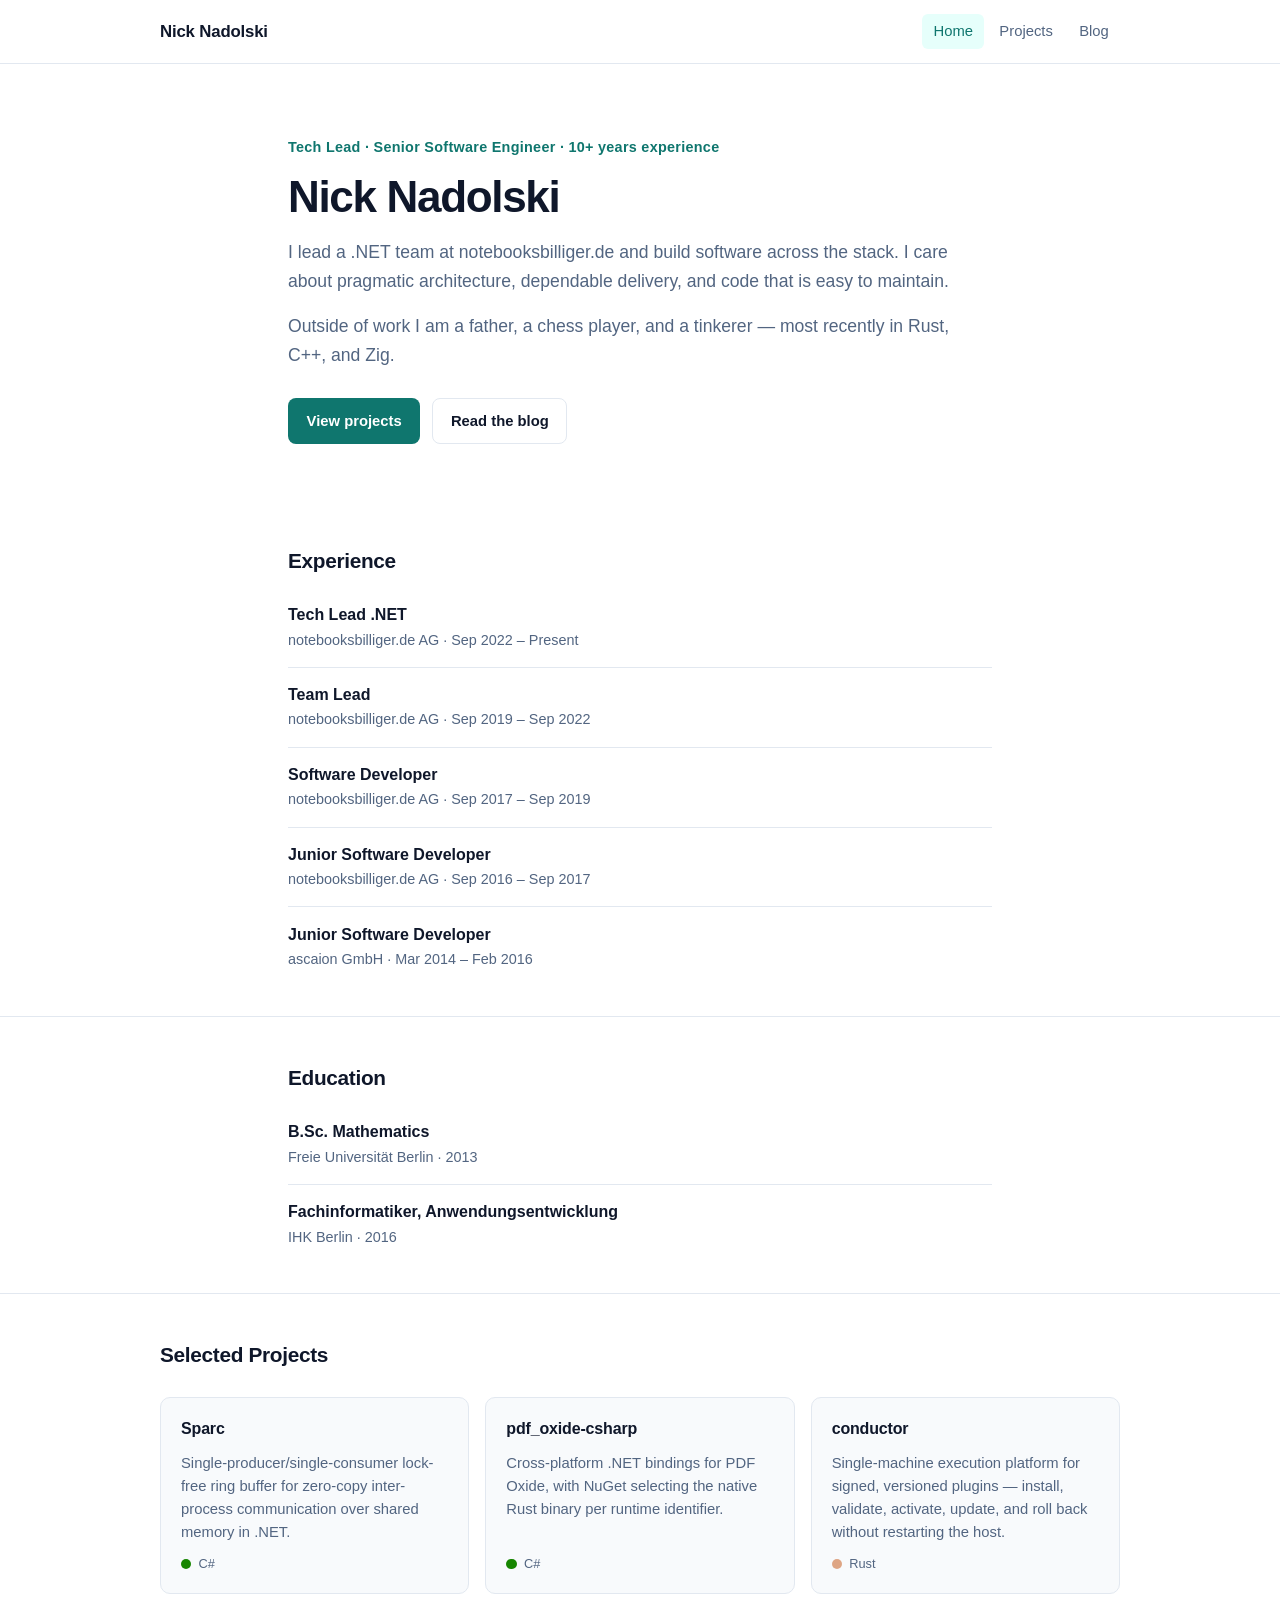
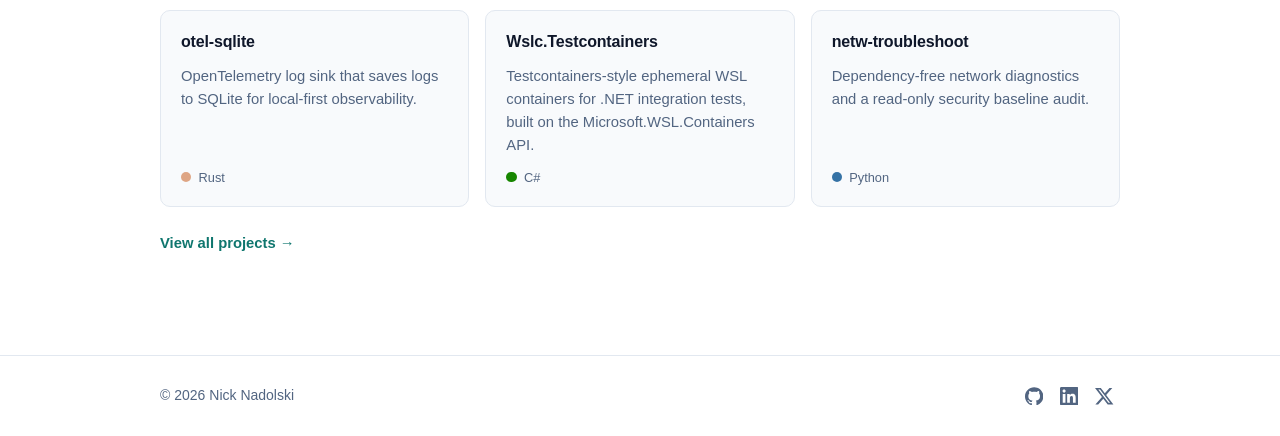
<file: index.html>
<!DOCTYPE html>
<html lang="en">

<head>
  <meta charset="UTF-8" />
  <meta name="viewport" content="width=device-width, initial-scale=1.0" />
  <title>Nick · Tech Lead &amp; Senior Software Engineer</title>
  <meta name="description"
    content="Nick Nadolski is a tech lead and senior software engineer building reliable .NET systems and leading teams that ship them." />
  <link rel="icon" type="image/x-icon" href="favicon.ico" />
  <link rel="stylesheet" href="css/style.css" />
</head>

<body>
  <a class="skip-link" href="#main">Skip to content</a>

  <header class="site-header">
    <div class="container header-inner">
      <a class="brand" href="index.html">Nick Nadolski</a>
      <nav class="nav" aria-label="Main">
        <a href="index.html" aria-current="page">Home</a>
        <a href="projects.html">Projects</a>
        <a href="blogs.html">Blog</a>
      </nav>
    </div>
  </header>

  <main id="main">
    <section class="hero">
      <div class="container-narrow">
        <p class="eyebrow">Tech Lead · Senior Software Engineer · 10+ years experience</p>
        <h1>Nick Nadolski</h1>
        <p class="lead">
          I lead a .NET team at notebooksbilliger.de and build software across the
          stack. I care about pragmatic architecture, dependable delivery, and code
          that is easy to maintain.
        </p>
        <p class="lead">
          Outside of work I am a father, a chess player, and a tinkerer — most
          recently in Rust, C++, and Zig.
        </p>
        <div class="actions">
          <a class="button" href="projects.html">View projects</a>
          <a class="button secondary" href="blogs.html">Read the blog</a>
        </div>
      </div>
    </section>

    <section class="section">
      <div class="container-narrow">
        <h2>Experience</h2>
        <ul class="timeline">
          <li>
            <div class="role">Tech Lead .NET</div>
            <div class="meta">notebooksbilliger.de AG · Sep 2022 – Present</div>
          </li>
          <li>
            <div class="role">Team Lead</div>
            <div class="meta">notebooksbilliger.de AG · Sep 2019 – Sep 2022</div>
          </li>
          <li>
            <div class="role">Software Developer</div>
            <div class="meta">notebooksbilliger.de AG · Sep 2017 – Sep 2019</div>
          </li>
          <li>
            <div class="role">Junior Software Developer</div>
            <div class="meta">notebooksbilliger.de AG · Sep 2016 – Sep 2017</div>
          </li>
          <li>
            <div class="role">Junior Software Developer</div>
            <div class="meta">ascaion GmbH · Mar 2014 – Feb 2016</div>
          </li>
        </ul>
      </div>
    </section>

    <section class="section">
      <div class="container-narrow">
        <h2>Education</h2>
        <ul class="timeline">
          <li>
            <div class="role">B.Sc. Mathematics</div>
            <div class="meta">Freie Universität Berlin · 2013</div>
          </li>

          <li>
            <div class="role">Fachinformatiker, Anwendungsentwicklung</div>
            <div class="meta">IHK Berlin · 2016</div>
          </li>
        </ul>
      </div>
    </section>

    <section class="section">
      <div class="container">
        <h2>Selected Projects</h2>
        <div class="project-grid">
          <article class="project-card">
            <h3><a href="https://github.com/nicknad/Sparc" target="_blank" rel="noopener">Sparc</a></h3>
            <p>Single-producer/single-consumer lock-free ring buffer for zero-copy inter-process communication over
              shared memory in .NET.</p>
            <span class="lang"><span class="dot" style="background:#178600"></span>C#</span>
          </article>
          <article class="project-card">
            <h3><a href="https://github.com/nicknad/pdf_oxide-csharp" target="_blank"
                rel="noopener">pdf_oxide-csharp</a></h3>
            <p>Cross-platform .NET bindings for PDF Oxide, with NuGet selecting the native Rust binary per runtime
              identifier.</p>
            <span class="lang"><span class="dot" style="background:#178600"></span>C#</span>
          </article>
          <article class="project-card">
            <h3><a href="https://github.com/nicknad/conductor" target="_blank" rel="noopener">conductor</a></h3>
            <p>Single-machine execution platform for signed, versioned plugins — install, validate, activate, update,
              and roll back without restarting the host.</p>
            <span class="lang"><span class="dot" style="background:#dea584"></span>Rust</span>
          </article>
          <article class="project-card">
            <h3><a href="https://github.com/nicknad/otel-sqlite" target="_blank" rel="noopener">otel-sqlite</a></h3>
            <p>OpenTelemetry log sink that saves logs to SQLite for local-first observability.</p>
            <span class="lang"><span class="dot" style="background:#dea584"></span>Rust</span>
          </article>
          <article class="project-card">
            <h3><a href="https://github.com/nicknad/Wslc.Testcontainers" target="_blank"
                rel="noopener">Wslc.Testcontainers</a></h3>
            <p>Testcontainers-style ephemeral WSL containers for .NET integration tests, built on the
              Microsoft.WSL.Containers API.</p>
            <span class="lang"><span class="dot" style="background:#178600"></span>C#</span>
          </article>
          <article class="project-card">
            <h3><a href="https://github.com/nicknad/netw-troubleshoot" target="_blank"
                rel="noopener">netw-troubleshoot</a></h3>
            <p>Dependency-free network diagnostics and a read-only security baseline audit.</p>
            <span class="lang"><span class="dot" style="background:#3572A5"></span>Python</span>
          </article>
        </div>
        <p class="more"><a href="projects.html">View all projects →</a></p>
      </div>
    </section>
  </main>

  <footer class="site-footer">
    <div class="container footer-inner">
      <span>© <span data-year>2026</span> Nick Nadolski</span>
      <div class="social">
        <a href="https://github.com/nicknad" target="_blank" rel="noopener" aria-label="GitHub">
          <svg viewBox="0 0 24 24" aria-hidden="true">
            <path
              d="M12 .297c-6.63 0-12 5.373-12 12 0 5.303 3.438 9.8 8.205 11.385.6.113.82-.258.82-.577 0-.285-.01-1.04-.015-2.04-3.338.724-4.042-1.61-4.042-1.61C4.422 18.07 3.633 17.7 3.633 17.7c-1.087-.744.084-.729.084-.729 1.205.084 1.838 1.236 1.838 1.236 1.07 1.835 2.809 1.305 3.495.998.108-.776.417-1.305.76-1.605-2.665-.3-5.466-1.332-5.466-5.93 0-1.31.465-2.38 1.235-3.22-.135-.303-.54-1.523.105-3.176 0 0 1.005-.322 3.3 1.23.96-.267 1.98-.399 3-.405 1.02.006 2.04.138 3 .405 2.28-1.552 3.285-1.23 3.285-1.23.645 1.653.24 2.873.12 3.176.765.84 1.23 1.91 1.23 3.22 0 4.61-2.805 5.625-5.475 5.92.42.36.81 1.096.81 2.22 0 1.606-.015 2.896-.015 3.286 0 .315.21.69.825.57C20.565 22.092 24 17.592 24 12.297c0-6.627-5.373-12-12-12" />
          </svg>
        </a>
        <a href="https://www.linkedin.com/in/nick-nadolski-91697a120/" target="_blank" rel="noopener"
          aria-label="LinkedIn">
          <svg viewBox="0 0 24 24" aria-hidden="true">
            <path
              d="M20.447 20.452h-3.554v-5.569c0-1.328-.027-3.037-1.852-3.037-1.853 0-2.136 1.445-2.136 2.939v5.667H9.351V9h3.414v1.561h.046c.477-.9 1.637-1.85 3.37-1.85 3.601 0 4.267 2.37 4.267 5.455v6.286zM5.337 7.433c-1.144 0-2.063-.926-2.063-2.065 0-1.138.92-2.063 2.063-2.063 1.14 0 2.064.925 2.064 2.063 0 1.139-.925 2.065-2.064 2.065zm1.782 13.019H3.555V9h3.564v11.452zM22.225 0H1.771C.792 0 0 .774 0 1.729v20.542C0 23.227.792 24 1.771 24h20.451C23.2 24 24 23.227 24 22.271V1.729C24 .774 23.2 0 22.222 0h.003z" />
          </svg>
        </a>
        <a href="https://x.com/nick_nadolski" target="_blank" rel="noopener" aria-label="X">
          <svg viewBox="0 0 24 24" aria-hidden="true">
            <path
              d="M18.901 1.153h3.68l-8.04 9.19L24 22.846h-7.406l-5.8-7.584-6.638 7.584H.474l8.6-9.83L0 1.154h7.594l5.243 6.932ZM17.61 20.644h2.039L6.486 3.24H4.298Z" />
          </svg>
        </a>
      </div>
    </div>
  </footer>

  <script src="js/main.js"></script>
</body>

</html>
</file>
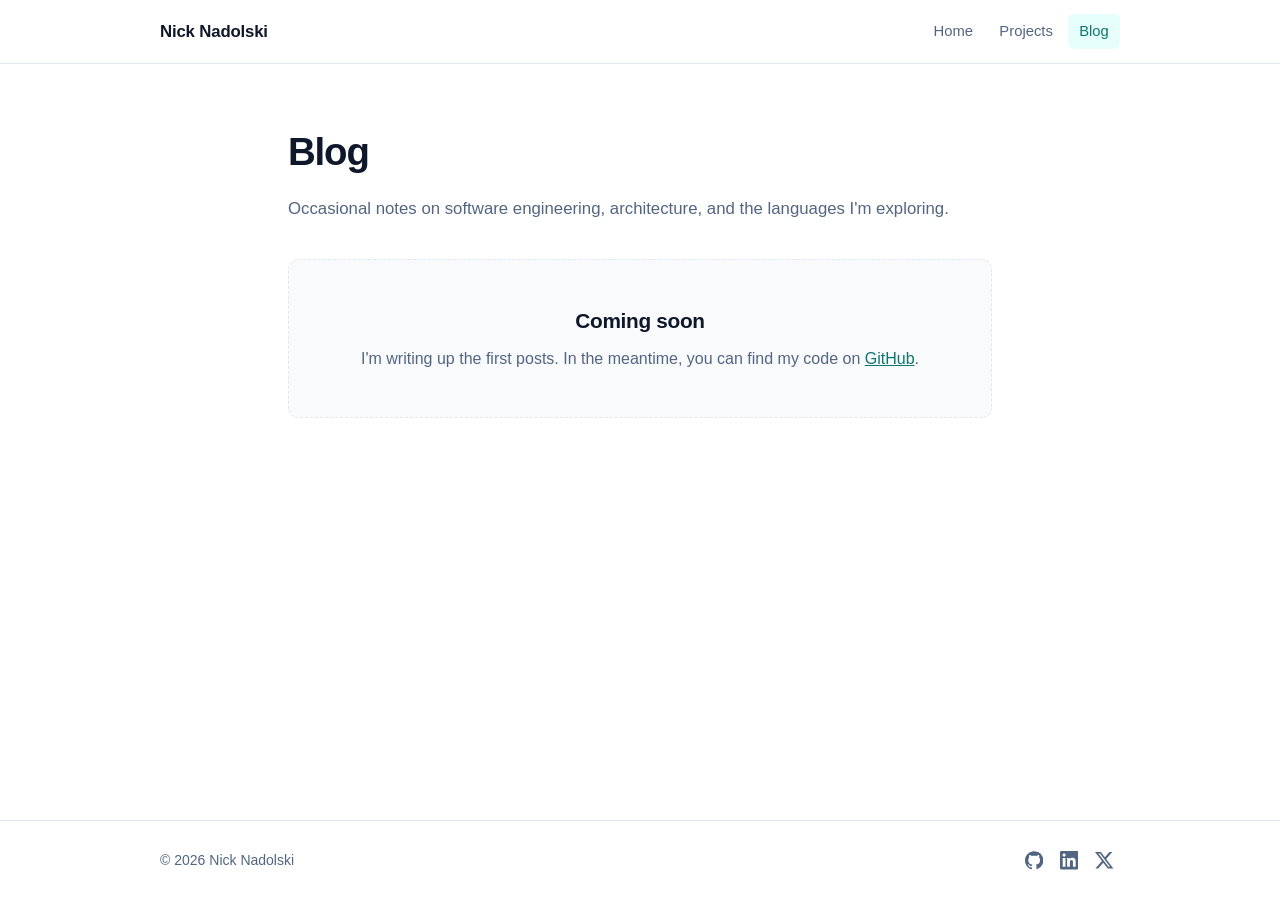
<file: blogs.html>
<!DOCTYPE html>
<html lang="en">

<head>
  <meta charset="UTF-8" />
  <meta name="viewport" content="width=device-width, initial-scale=1.0" />
  <title>Blog — Nick Nadolski</title>
  <meta name="description" content="Notes on software engineering, architecture, and the languages I'm exploring." />
  <link rel="icon" type="image/x-icon" href="favicon.ico" />
  <link rel="stylesheet" href="css/style.css" />
</head>

<body>
  <a class="skip-link" href="#main">Skip to content</a>

  <header class="site-header">
    <div class="container header-inner">
      <a class="brand" href="index.html">Nick Nadolski</a>
      <nav class="nav" aria-label="Main">
        <a href="index.html">Home</a>
        <a href="projects.html">Projects</a>
        <a href="blogs.html" aria-current="page">Blog</a>
      </nav>
    </div>
  </header>

  <main id="main">
    <div class="container-narrow">
      <header class="page-header">
        <h1>Blog</h1>
        <p>Occasional notes on software engineering, architecture, and the languages I'm exploring.</p>
      </header>

      <div class="empty-state">
        <h2>Coming soon</h2>
        <p>I'm writing up the first posts. In the meantime, you can find my code on
          <a href="https://github.com/nicknad" target="_blank" rel="noopener">GitHub</a>.
        </p>
      </div>
    </div>
  </main>

  <footer class="site-footer">
    <div class="container footer-inner">
      <span>© <span data-year>2026</span> Nick Nadolski</span>
      <div class="social">
        <a href="https://github.com/nicknad" target="_blank" rel="noopener" aria-label="GitHub">
          <svg viewBox="0 0 24 24" aria-hidden="true">
            <path
              d="M12 .297c-6.63 0-12 5.373-12 12 0 5.303 3.438 9.8 8.205 11.385.6.113.82-.258.82-.577 0-.285-.01-1.04-.015-2.04-3.338.724-4.042-1.61-4.042-1.61C4.422 18.07 3.633 17.7 3.633 17.7c-1.087-.744.084-.729.084-.729 1.205.084 1.838 1.236 1.838 1.236 1.07 1.835 2.809 1.305 3.495.998.108-.776.417-1.305.76-1.605-2.665-.3-5.466-1.332-5.466-5.93 0-1.31.465-2.38 1.235-3.22-.135-.303-.54-1.523.105-3.176 0 0 1.005-.322 3.3 1.23.96-.267 1.98-.399 3-.405 1.02.006 2.04.138 3 .405 2.28-1.552 3.285-1.23 3.285-1.23.645 1.653.24 2.873.12 3.176.765.84 1.23 1.91 1.23 3.22 0 4.61-2.805 5.625-5.475 5.92.42.36.81 1.096.81 2.22 0 1.606-.015 2.896-.015 3.286 0 .315.21.69.825.57C20.565 22.092 24 17.592 24 12.297c0-6.627-5.373-12-12-12" />
          </svg>
        </a>
        <a href="https://www.linkedin.com/in/nick-nadolski-91697a120/" target="_blank" rel="noopener"
          aria-label="LinkedIn">
          <svg viewBox="0 0 24 24" aria-hidden="true">
            <path
              d="M20.447 20.452h-3.554v-5.569c0-1.328-.027-3.037-1.852-3.037-1.853 0-2.136 1.445-2.136 2.939v5.667H9.351V9h3.414v1.561h.046c.477-.9 1.637-1.85 3.37-1.85 3.601 0 4.267 2.37 4.267 5.455v6.286zM5.337 7.433c-1.144 0-2.063-.926-2.063-2.065 0-1.138.92-2.063 2.063-2.063 1.14 0 2.064.925 2.064 2.063 0 1.139-.925 2.065-2.064 2.065zm1.782 13.019H3.555V9h3.564v11.452zM22.225 0H1.771C.792 0 0 .774 0 1.729v20.542C0 23.227.792 24 1.771 24h20.451C23.2 24 24 23.227 24 22.271V1.729C24 .774 23.2 0 22.222 0h.003z" />
          </svg>
        </a>
        <a href="https://x.com/nick_nadolski" target="_blank" rel="noopener" aria-label="X">
          <svg viewBox="0 0 24 24" aria-hidden="true">
            <path
              d="M18.901 1.153h3.68l-8.04 9.19L24 22.846h-7.406l-5.8-7.584-6.638 7.584H.474l8.6-9.83L0 1.154h7.594l5.243 6.932ZM17.61 20.644h2.039L6.486 3.24H4.298Z" />
          </svg>
        </a>
      </div>
    </div>
  </footer>

  <script src="js/main.js"></script>
</body>

</html>
</file>
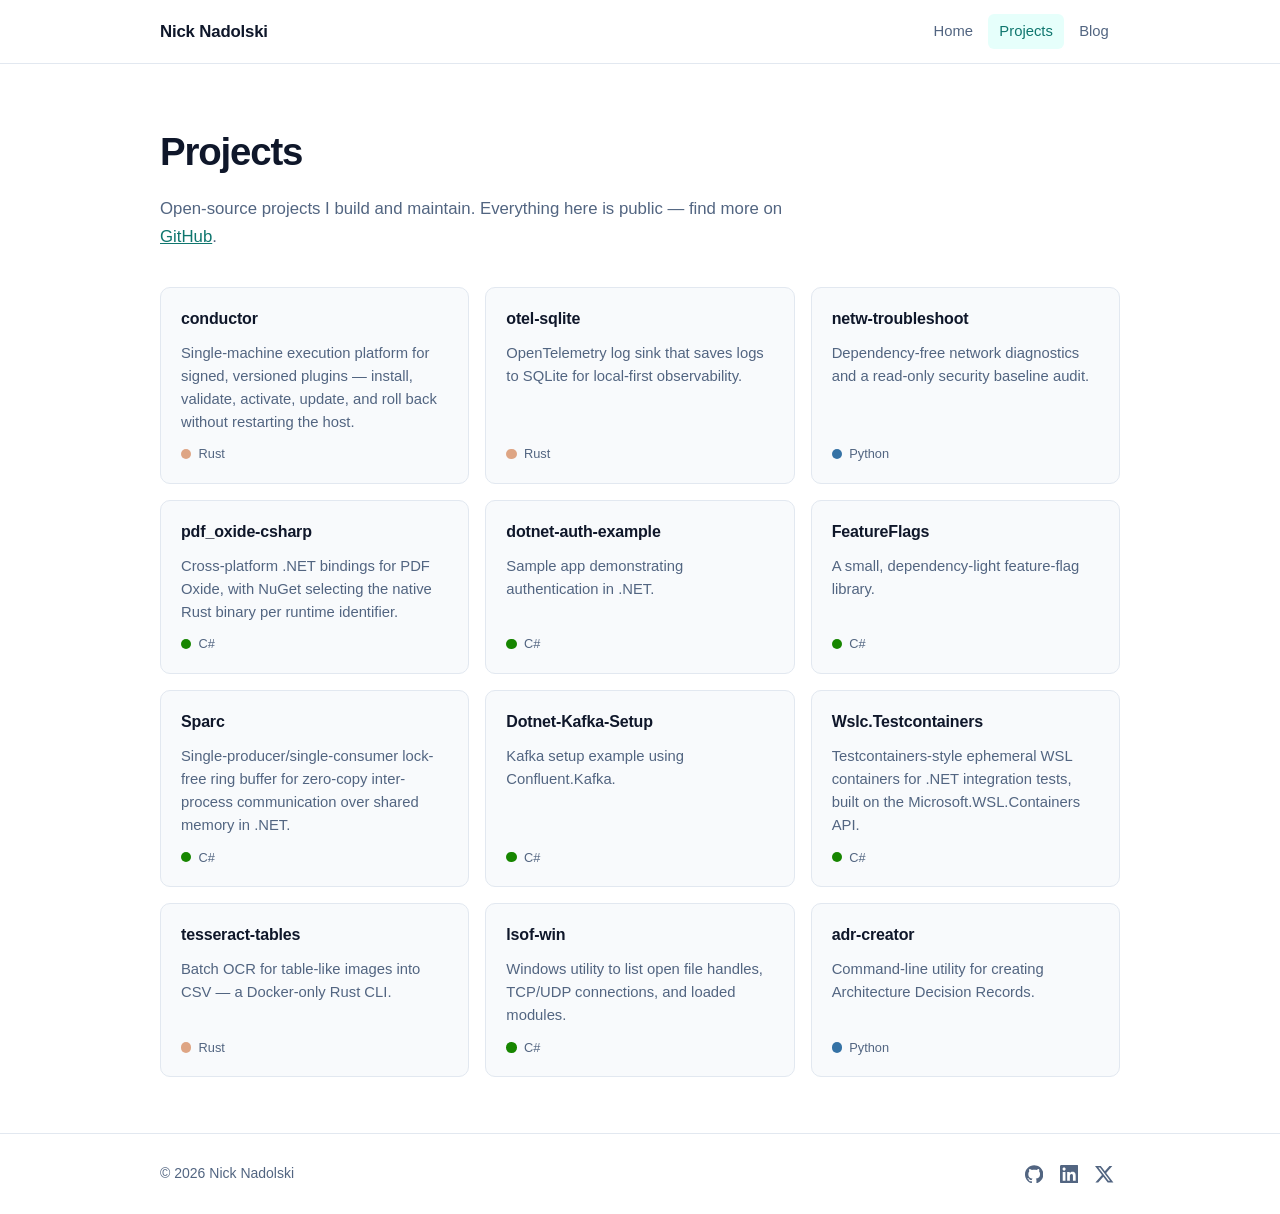
<file: projects.html>
<!DOCTYPE html>
<html lang="en">

<head>
  <meta charset="UTF-8" />
  <meta name="viewport" content="width=device-width, initial-scale=1.0" />
  <title>Projects — Nick Nadolski</title>
  <meta name="description" content="Open-source projects by Nick Nadolski: Rust, .NET, C++, Python, and more." />
  <link rel="icon" type="image/x-icon" href="favicon.ico" />
  <link rel="stylesheet" href="css/style.css" />
</head>

<body>
  <a class="skip-link" href="#main">Skip to content</a>

  <header class="site-header">
    <div class="container header-inner">
      <a class="brand" href="index.html">Nick Nadolski</a>
      <nav class="nav" aria-label="Main">
        <a href="index.html">Home</a>
        <a href="projects.html" aria-current="page">Projects</a>
        <a href="blogs.html">Blog</a>
      </nav>
    </div>
  </header>

  <main id="main">
    <div class="container">
      <header class="page-header">
        <h1>Projects</h1>
        <p>Open-source projects I build and maintain. Everything here is public — find more on
          <a href="https://github.com/nicknad" target="_blank" rel="noopener">GitHub</a>.
        </p>
      </header>

      <div class="project-grid">
        <article class="project-card">
          <h3><a href="https://github.com/nicknad/conductor" target="_blank" rel="noopener">conductor</a></h3>
          <p>Single-machine execution platform for signed, versioned plugins — install, validate, activate, update, and roll
            back without restarting the host.</p>
          <span class="lang"><span class="dot" style="background:#dea584"></span>Rust</span>
        </article>
        <article class="project-card">
          <h3><a href="https://github.com/nicknad/otel-sqlite" target="_blank" rel="noopener">otel-sqlite</a></h3>
          <p>OpenTelemetry log sink that saves logs to SQLite for local-first observability.</p>
          <span class="lang"><span class="dot" style="background:#dea584"></span>Rust</span>
        </article>
        <article class="project-card">
          <h3><a href="https://github.com/nicknad/netw-troubleshoot" target="_blank"
              rel="noopener">netw-troubleshoot</a></h3>
          <p>Dependency-free network diagnostics and a read-only security baseline audit.</p>
          <span class="lang"><span class="dot" style="background:#3572A5"></span>Python</span>
        </article>
        <article class="project-card">
          <h3><a href="https://github.com/nicknad/pdf_oxide-csharp" target="_blank"
              rel="noopener">pdf_oxide-csharp</a></h3>
          <p>Cross-platform .NET bindings for PDF Oxide, with NuGet selecting the native Rust binary per runtime
            identifier.</p>
          <span class="lang"><span class="dot" style="background:#178600"></span>C#</span>
        </article>
        <article class="project-card">
          <h3><a href="https://github.com/nicknad/dotnet-auth-example" target="_blank"
              rel="noopener">dotnet-auth-example</a></h3>
          <p>Sample app demonstrating authentication in .NET.</p>
          <span class="lang"><span class="dot" style="background:#178600"></span>C#</span>
        </article>
        <article class="project-card">
          <h3><a href="https://github.com/nicknad/FeatureFlags" target="_blank" rel="noopener">FeatureFlags</a></h3>
          <p>A small, dependency-light feature-flag library.</p>
          <span class="lang"><span class="dot" style="background:#178600"></span>C#</span>
        </article>
        <article class="project-card">
          <h3><a href="https://github.com/nicknad/Sparc" target="_blank" rel="noopener">Sparc</a></h3>
          <p>Single-producer/single-consumer lock-free ring buffer for zero-copy inter-process communication over shared
            memory in .NET.</p>
          <span class="lang"><span class="dot" style="background:#178600"></span>C#</span>
        </article>
        <article class="project-card">
          <h3><a href="https://github.com/nicknad/Dotnet-Kafka-Setup" target="_blank"
              rel="noopener">Dotnet-Kafka-Setup</a></h3>
          <p>Kafka setup example using Confluent.Kafka.</p>
          <span class="lang"><span class="dot" style="background:#178600"></span>C#</span>
        </article>
        <article class="project-card">
          <h3><a href="https://github.com/nicknad/Wslc.Testcontainers" target="_blank"
              rel="noopener">Wslc.Testcontainers</a></h3>
          <p>Testcontainers-style ephemeral WSL containers for .NET integration tests, built on the
            Microsoft.WSL.Containers API.</p>
          <span class="lang"><span class="dot" style="background:#178600"></span>C#</span>
        </article>
        <article class="project-card">
          <h3><a href="https://github.com/nicknad/tesseract-tables" target="_blank" rel="noopener">tesseract-tables</a>
          </h3>
          <p>Batch OCR for table-like images into CSV — a Docker-only Rust CLI.</p>
          <span class="lang"><span class="dot" style="background:#dea584"></span>Rust</span>
        </article>
        <article class="project-card">
          <h3><a href="https://github.com/nicknad/lsof-win" target="_blank" rel="noopener">lsof-win</a></h3>
          <p>Windows utility to list open file handles, TCP/UDP connections, and loaded modules.</p>
          <span class="lang"><span class="dot" style="background:#178600"></span>C#</span>
        </article>
        <article class="project-card">
          <h3><a href="https://github.com/nicknad/adr-creator" target="_blank" rel="noopener">adr-creator</a></h3>
          <p>Command-line utility for creating Architecture Decision Records.</p>
          <span class="lang"><span class="dot" style="background:#3572A5"></span>Python</span>
        </article>
      </div>
    </div>
  </main>

  <footer class="site-footer">
    <div class="container footer-inner">
      <span>© <span data-year>2026</span> Nick Nadolski</span>
      <div class="social">
        <a href="https://github.com/nicknad" target="_blank" rel="noopener" aria-label="GitHub">
          <svg viewBox="0 0 24 24" aria-hidden="true">
            <path
              d="M12 .297c-6.63 0-12 5.373-12 12 0 5.303 3.438 9.8 8.205 11.385.6.113.82-.258.82-.577 0-.285-.01-1.04-.015-2.04-3.338.724-4.042-1.61-4.042-1.61C4.422 18.07 3.633 17.7 3.633 17.7c-1.087-.744.084-.729.084-.729 1.205.084 1.838 1.236 1.838 1.236 1.07 1.835 2.809 1.305 3.495.998.108-.776.417-1.305.76-1.605-2.665-.3-5.466-1.332-5.466-5.93 0-1.31.465-2.38 1.235-3.22-.135-.303-.54-1.523.105-3.176 0 0 1.005-.322 3.3 1.23.96-.267 1.98-.399 3-.405 1.02.006 2.04.138 3 .405 2.28-1.552 3.285-1.23 3.285-1.23.645 1.653.24 2.873.12 3.176.765.84 1.23 1.91 1.23 3.22 0 4.61-2.805 5.625-5.475 5.92.42.36.81 1.096.81 2.22 0 1.606-.015 2.896-.015 3.286 0 .315.21.69.825.57C20.565 22.092 24 17.592 24 12.297c0-6.627-5.373-12-12-12" />
          </svg>
        </a>
        <a href="https://www.linkedin.com/in/nick-nadolski-91697a120/" target="_blank" rel="noopener"
          aria-label="LinkedIn">
          <svg viewBox="0 0 24 24" aria-hidden="true">
            <path
              d="M20.447 20.452h-3.554v-5.569c0-1.328-.027-3.037-1.852-3.037-1.853 0-2.136 1.445-2.136 2.939v5.667H9.351V9h3.414v1.561h.046c.477-.9 1.637-1.85 3.37-1.85 3.601 0 4.267 2.37 4.267 5.455v6.286zM5.337 7.433c-1.144 0-2.063-.926-2.063-2.065 0-1.138.92-2.063 2.063-2.063 1.14 0 2.064.925 2.064 2.063 0 1.139-.925 2.065-2.064 2.065zm1.782 13.019H3.555V9h3.564v11.452zM22.225 0H1.771C.792 0 0 .774 0 1.729v20.542C0 23.227.792 24 1.771 24h20.451C23.2 24 24 23.227 24 22.271V1.729C24 .774 23.2 0 22.222 0h.003z" />
          </svg>
        </a>
        <a href="https://x.com/nick_nadolski" target="_blank" rel="noopener" aria-label="X">
          <svg viewBox="0 0 24 24" aria-hidden="true">
            <path
              d="M18.901 1.153h3.68l-8.04 9.19L24 22.846h-7.406l-5.8-7.584-6.638 7.584H.474l8.6-9.83L0 1.154h7.594l5.243 6.932ZM17.61 20.644h2.039L6.486 3.24H4.298Z" />
          </svg>
        </a>
      </div>
    </div>
  </footer>

  <script src="js/main.js"></script>
</body>

</html>
</file>
<file: css/style.css>
:root {
  color-scheme: light dark;
  --bg: #ffffff;
  --surface: #f8fafc;
  --text: #0f172a;
  --muted: #526581;
  --border: #e2e8f0;
  --accent: #0f766e;
  --accent-soft: #e6fffb;
  --button-text: #ffffff;
}

@media (prefers-color-scheme: dark) {
  :root {
    --bg: #0b1120;
    --surface: #111827;
    --text: #e5e7eb;
    --muted: #9ca3af;
    --border: #1f2937;
    --accent: #2dd4bf;
    --accent-soft: rgba(45, 212, 191, 0.12);
    --button-text: #04211e;
  }
}

* {
  box-sizing: border-box;
}

body {
  margin: 0;
  min-height: 100vh;
  display: flex;
  flex-direction: column;
  font-family: -apple-system, BlinkMacSystemFont, "Segoe UI", Roboto, "Helvetica Neue", Arial, sans-serif;
  font-size: 16px;
  line-height: 1.65;
  color: var(--text);
  background-color: var(--bg);
  -webkit-font-smoothing: antialiased;
}

main {
  flex: 1 0 auto;
}

a {
  color: var(--accent);
}

a:focus-visible {
  outline: 2px solid var(--accent);
  outline-offset: 2px;
  border-radius: 4px;
}

.skip-link {
  position: absolute;
  left: -9999px;
  top: 0;
  z-index: 20;
  padding: 0.5rem 1rem;
  background: var(--accent);
  color: var(--button-text);
  text-decoration: none;
  border-radius: 0 0 8px 0;
}

.skip-link:focus {
  left: 0;
}

.container {
  width: min(100% - 2.5rem, 60rem);
  margin-inline: auto;
}

.container-narrow {
  width: min(100% - 2.5rem, 44rem);
  margin-inline: auto;
}

.site-header {
  position: sticky;
  top: 0;
  z-index: 10;
  background: var(--bg);
  border-bottom: 1px solid var(--border);
}

.header-inner {
  display: flex;
  align-items: center;
  justify-content: space-between;
  flex-wrap: wrap;
  gap: 0.5rem 1.5rem;
  padding-block: 0.85rem;
}

.brand {
  font-size: 1.05rem;
  font-weight: 700;
  letter-spacing: -0.01em;
  color: var(--text);
  text-decoration: none;
}

.brand:hover {
  color: var(--accent);
}

.nav {
  display: flex;
  gap: 0.25rem;
}

.nav a {
  padding: 0.35rem 0.7rem;
  border-radius: 6px;
  color: var(--muted);
  font-size: 0.925rem;
  font-weight: 500;
  text-decoration: none;
}

.nav a:hover {
  color: var(--text);
  background: var(--surface);
}

.nav a[aria-current="page"] {
  color: var(--accent);
  background: var(--accent-soft);
}

.hero {
  padding-block: 4.5rem 3.5rem;
}

.eyebrow {
  margin: 0 0 0.75rem;
  color: var(--accent);
  font-size: 0.9rem;
  font-weight: 600;
  letter-spacing: 0.02em;
}

.hero h1 {
  margin: 0 0 1rem;
  font-size: clamp(2rem, 5vw, 2.75rem);
  line-height: 1.15;
  letter-spacing: -0.03em;
}

.lead {
  margin: 0 0 1rem;
  max-width: 42rem;
  font-size: 1.1rem;
  color: var(--muted);
}

.lead:last-of-type {
  margin-bottom: 0;
}

.actions {
  display: flex;
  flex-wrap: wrap;
  gap: 0.75rem;
  margin-top: 1.75rem;
}

.button {
  display: inline-block;
  padding: 0.6rem 1.1rem;
  border: 1px solid transparent;
  border-radius: 8px;
  background: var(--accent);
  color: var(--button-text);
  font-size: 0.925rem;
  font-weight: 600;
  text-decoration: none;
}

.button:hover {
  filter: brightness(1.08);
}

.button.secondary {
  background: transparent;
  border-color: var(--border);
  color: var(--text);
}

.button.secondary:hover {
  border-color: var(--accent);
  color: var(--accent);
}

.page-header {
  padding-block: 3.5rem 2.25rem;
}

.page-header h1 {
  margin: 0 0 0.75rem;
  font-size: clamp(1.9rem, 4.5vw, 2.4rem);
  letter-spacing: -0.03em;
}

.page-header p {
  margin: 0;
  max-width: 42rem;
  color: var(--muted);
  font-size: 1.05rem;
}

.section {
  padding-block: 2.75rem;
  border-top: 1px solid var(--border);
}

.hero + .section {
  border-top: none;
}

.section h2 {
  margin: 0 0 1.5rem;
  font-size: 1.3rem;
  letter-spacing: -0.015em;
}

.timeline {
  margin: 0;
  padding: 0;
  list-style: none;
}

.timeline li {
  padding: 0.9rem 0;
  border-bottom: 1px solid var(--border);
}

.timeline li:first-child {
  padding-top: 0;
}

.timeline li:last-child {
  padding-bottom: 0;
  border-bottom: none;
}

.timeline .role {
  font-weight: 600;
}

.timeline .meta {
  color: var(--muted);
  font-size: 0.9rem;
}

.project-grid {
  display: grid;
  grid-template-columns: repeat(auto-fill, minmax(15.5rem, 1fr));
  gap: 1rem;
}

.project-card {
  display: flex;
  flex-direction: column;
  gap: 0.6rem;
  padding: 1.15rem 1.25rem;
  background: var(--surface);
  border: 1px solid var(--border);
  border-radius: 10px;
  transition: border-color 0.15s ease, transform 0.15s ease;
}

.project-card:hover {
  border-color: var(--accent);
  transform: translateY(-1px);
}

.project-card h3 {
  margin: 0;
  font-size: 1rem;
  letter-spacing: -0.01em;
}

.project-card h3 a {
  color: var(--text);
  text-decoration: none;
}

.project-card h3 a:hover {
  color: var(--accent);
}

.project-card p {
  flex: 1;
  margin: 0;
  color: var(--muted);
  font-size: 0.925rem;
  line-height: 1.55;
}

.lang {
  display: inline-flex;
  align-items: center;
  gap: 0.45rem;
  color: var(--muted);
  font-size: 0.8rem;
}

.lang .dot {
  display: inline-block;
  width: 0.65rem;
  height: 0.65rem;
  border-radius: 50%;
}

.more {
  margin: 1.5rem 0 0;
  font-size: 0.925rem;
}

.more a {
  font-weight: 600;
  text-decoration: none;
}

.more a:hover {
  text-decoration: underline;
}

.post-list {
  margin: 0;
  padding: 0;
  list-style: none;
}

.post-list li {
  padding: 1.4rem 0;
  border-bottom: 1px solid var(--border);
}

.post-list li:first-child {
  padding-top: 0;
}

.post-list li:last-child {
  border-bottom: none;
}

.post-list time {
  display: block;
  color: var(--muted);
  font-size: 0.8rem;
  text-transform: uppercase;
  letter-spacing: 0.06em;
}

.post-list h3 {
  margin: 0.35rem 0 0.4rem;
  font-size: 1.15rem;
  letter-spacing: -0.01em;
}

.post-list h3 a {
  color: var(--text);
  text-decoration: none;
}

.post-list h3 a:hover {
  color: var(--accent);
}

.post-list p {
  margin: 0;
  color: var(--muted);
  font-size: 0.95rem;
}

.empty-state {
  padding: 2.75rem 1.5rem;
  text-align: center;
  background: var(--surface);
  border: 1px dashed var(--border);
  border-radius: 10px;
}

.empty-state h2 {
  margin: 0 0 0.5rem;
  font-size: 1.3rem;
  letter-spacing: -0.015em;
}

.empty-state p {
  margin: 0;
  color: var(--muted);
}

.article {
  padding-block: 3.5rem 1rem;
}

.article-header {
  margin-bottom: 2rem;
}

.article-header h1 {
  margin: 0 0 0.6rem;
  font-size: clamp(1.75rem, 4vw, 2.25rem);
  line-height: 1.2;
  letter-spacing: -0.025em;
}

.article-meta {
  color: var(--muted);
  font-size: 0.9rem;
}

.article-content {
  font-size: 1.05rem;
}

.article-content h2 {
  margin: 2.25rem 0 0.75rem;
  font-size: 1.3rem;
  letter-spacing: -0.015em;
}

.article-content p,
.article-content ul {
  margin: 0 0 1.15rem;
}

.article-content ul {
  padding-left: 1.25rem;
}

.article-content li {
  margin-bottom: 0.4rem;
}

.article-content code {
  padding: 0.1em 0.35em;
  background: var(--surface);
  border: 1px solid var(--border);
  border-radius: 5px;
  font-family: ui-monospace, SFMono-Regular, "SF Mono", Menlo, Consolas, monospace;
  font-size: 0.875em;
}

.back {
  display: inline-block;
  margin-top: 2.5rem;
  font-size: 0.925rem;
  font-weight: 600;
  text-decoration: none;
}

.back:hover {
  text-decoration: underline;
}

.site-footer {
  margin-top: 3.5rem;
  padding-block: 1.5rem;
  border-top: 1px solid var(--border);
}

.footer-inner {
  display: flex;
  align-items: center;
  justify-content: space-between;
  flex-wrap: wrap;
  gap: 0.75rem 1.5rem;
  color: var(--muted);
  font-size: 0.875rem;
}

.social {
  display: flex;
  gap: 0.25rem;
}

.social a {
  display: inline-flex;
  padding: 0.4rem;
  border-radius: 6px;
  color: var(--muted);
}

.social a:hover {
  color: var(--text);
  background: var(--surface);
}

.social svg {
  width: 1.15rem;
  height: 1.15rem;
  fill: currentColor;
}
</file>
